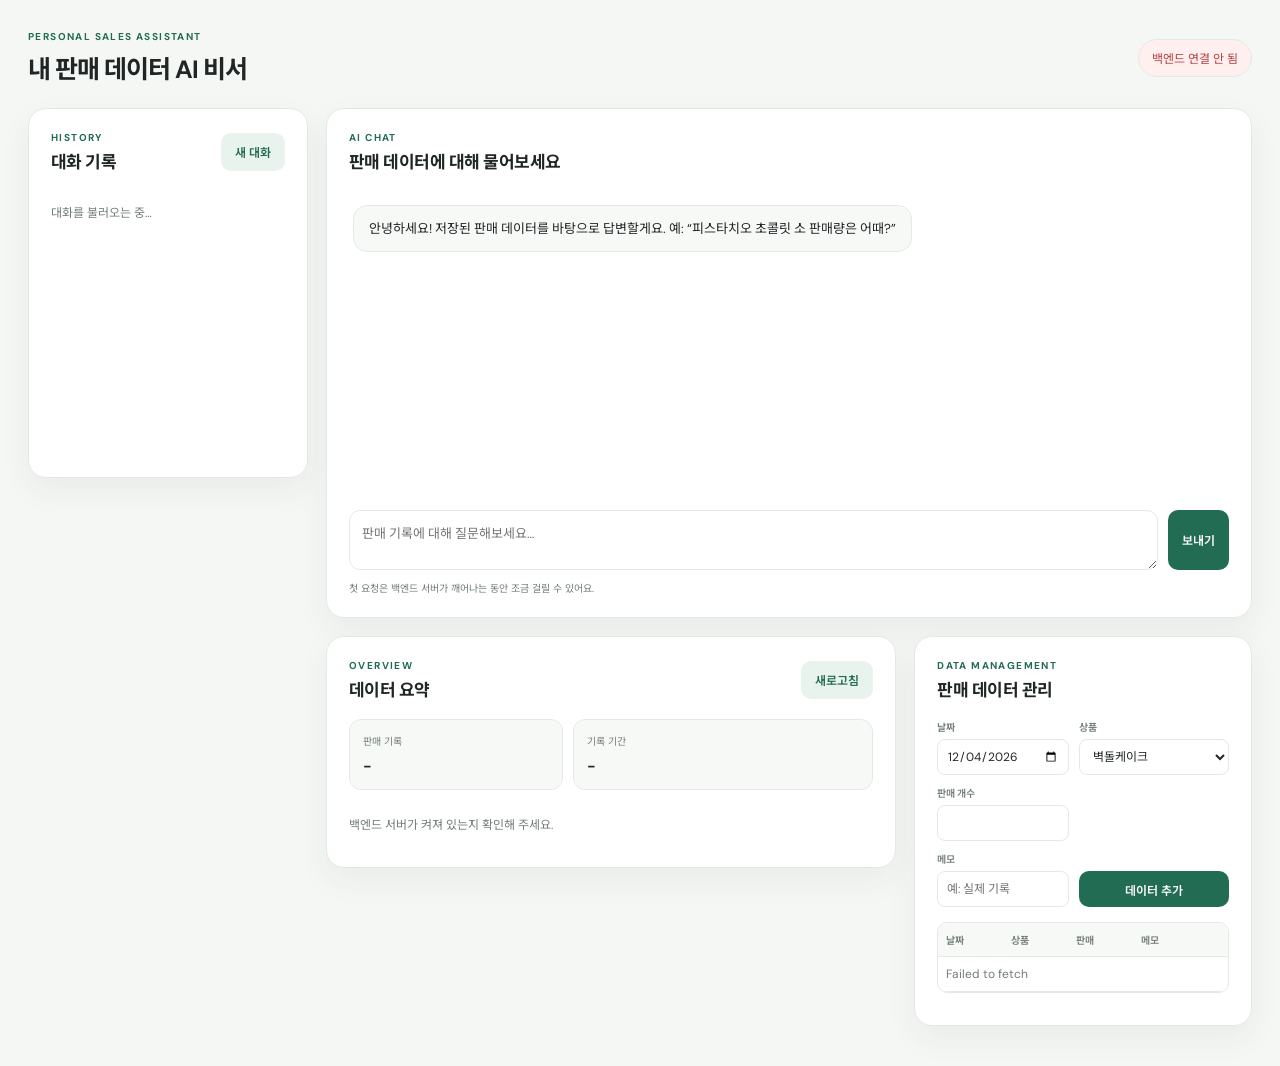
<file: frontend/index.html>
<!doctype html>
<html lang="ko">
<head>
  <meta charset="utf-8">
  <meta name="viewport" content="width=device-width, initial-scale=1">
  <title>판매 데이터 AI 비서</title>
  <style>
@import url('https://fonts.googleapis.com/css2?family=DM+Sans:wght@400;500;600;700&family=Noto+Sans+KR:wght@400;500;600;700&display=swap');
:root{--ink:#202526;--muted:#727c7b;--line:#e5e9e6;--paper:#f5f7f4;--white:#fff;--green:#226c53;--green-dark:#19533f;--mint:#e9f3ed;--soft:#f7f9f7;--red:#b64242;--shadow:0 12px 32px rgba(26,44,35,.06)}
*{box-sizing:border-box}body{margin:0;background:var(--paper);color:var(--ink);font-family:'DM Sans','Noto Sans KR',sans-serif}.topbar{max-width:1400px;margin:auto;padding:30px 28px 22px;display:flex;align-items:center;justify-content:space-between}.eyebrow{margin:0 0 6px;color:var(--green);font-size:10px;font-weight:700;letter-spacing:.14em}.topbar h1{font-size:25px;margin:0;letter-spacing:-.04em}.status{font-size:12px;color:var(--muted);background:var(--white);border:1px solid var(--line);border-radius:999px;padding:9px 13px}.status.online{color:var(--green);background:var(--mint)}.status.offline{color:var(--red);background:#fff0ef}.layout{max-width:1400px;margin:0 auto;padding:0 28px 40px;display:grid;grid-template-columns:280px minmax(380px,1.35fr) minmax(290px,.8fr);gap:18px;align-items:start}.panel{background:var(--white);border:1px solid var(--line);border-radius:18px;padding:22px;box-shadow:var(--shadow)}.history-panel{grid-column:1;grid-row:1 / span 2;min-height:370px}.chat-panel{grid-column:2 / 4;grid-row:1;min-height:510px;display:flex;flex-direction:column}.summary-panel{grid-column:2;grid-row:2}.data-panel{grid-column:3;grid-row:2}.section-heading{display:flex;justify-content:space-between;align-items:center;gap:12px;margin-bottom:18px}.section-heading h2{margin:0;font-size:17px;letter-spacing:-.03em}.section-heading .eyebrow{margin-bottom:4px}.button{border:0;border-radius:10px;padding:10px 14px;font:600 12px 'DM Sans','Noto Sans KR',sans-serif;cursor:pointer;transition:.15s}.button:hover{transform:translateY(-1px)}.button:disabled{opacity:.55;cursor:wait;transform:none}.primary{background:var(--green);color:white}.primary:hover{background:var(--green-dark)}.secondary{background:var(--mint);color:var(--green)}.conversation-list{display:flex;flex-direction:column;gap:8px}.conversation-item{border:1px solid var(--line);border-radius:11px;background:var(--soft);padding:11px 12px;text-align:left;cursor:pointer;color:var(--ink);width:100%}.conversation-item:hover{border-color:#a9c8b8;background:var(--mint)}.conversation-item strong{display:block;font-size:12px;line-height:1.45;white-space:nowrap;overflow:hidden;text-overflow:ellipsis}.conversation-item span{font-size:10px;color:var(--muted);display:block;margin-top:5px}.chat-messages{flex:1;min-height:300px;max-height:440px;overflow:auto;padding:14px 4px;display:flex;flex-direction:column;gap:12px}.bubble{max-width:85%;padding:12px 15px;border-radius:14px;font-size:13px;line-height:1.65;white-space:pre-wrap;overflow-wrap:anywhere}.bubble.assistant{align-self:flex-start;background:var(--soft);border:1px solid var(--line)}.bubble.user{align-self:flex-end;background:var(--green);color:#fff}.chat-form{display:flex;gap:10px;align-items:stretch}.chat-form textarea{resize:vertical;flex:1;min-height:48px;max-height:130px;border:1px solid var(--line);border-radius:11px;padding:12px;font:13px 'DM Sans','Noto Sans KR',sans-serif;outline:none}.chat-form textarea:focus,input:focus,select:focus{border-color:#73a88e;box-shadow:0 0 0 3px rgba(34,108,83,.09);outline:none}.hint{font-size:10px;color:var(--muted);margin:10px 0 0}.summary-cards{display:grid;grid-template-columns:1fr 1.4fr;gap:10px;margin-bottom:13px}.stat{background:var(--soft);border:1px solid var(--line);border-radius:12px;padding:13px}.stat span{display:block;font-size:10px;color:var(--muted);margin-bottom:7px}.stat strong{font-size:15px;letter-spacing:-.03em}.item-summary{display:grid;grid-template-columns:1fr 1fr;gap:8px}.item-card{border:1px solid var(--line);border-radius:11px;padding:10px}.item-card strong{font-size:11px;display:block;margin-bottom:5px}.item-card span{font-size:10px;color:var(--muted);line-height:1.5}.data-form{display:grid;grid-template-columns:1fr 1.3fr;gap:10px;margin-bottom:15px}.data-form label{font-size:10px;font-weight:600;color:var(--muted);display:flex;flex-direction:column;gap:5px}.data-form input,.data-form select{width:100%;height:36px;padding:7px 9px;border:1px solid var(--line);border-radius:8px;background:#fff;color:var(--ink);font:12px 'DM Sans','Noto Sans KR',sans-serif}.memo-field{grid-column:1 / 2}.data-form button{align-self:end;height:36px}.table-wrap{max-height:370px;overflow:auto;border:1px solid var(--line);border-radius:10px}table{border-collapse:collapse;width:100%;font-size:10px}th,td{text-align:left;padding:9px 8px;border-bottom:1px solid var(--line);vertical-align:top}th{position:sticky;top:0;background:var(--soft);color:var(--muted);font-weight:600;z-index:1}td:nth-child(2){min-width:120px}td:nth-child(4){color:var(--muted);min-width:95px}.delete-btn{background:#fff0ef;color:var(--red);border:0;border-radius:7px;padding:5px 7px;cursor:pointer;font-size:10px}.muted{color:var(--muted);font-size:12px}.toast{position:fixed;bottom:20px;left:50%;transform:translate(-50%,20px);opacity:0;pointer-events:none;background:#202526;color:#fff;border-radius:10px;padding:11px 15px;font-size:12px;transition:.2s;z-index:10}.toast.show{opacity:1;transform:translate(-50%,0)}.sr-only{position:absolute;width:1px;height:1px;padding:0;margin:-1px;overflow:hidden;clip:rect(0,0,0,0);white-space:nowrap;border:0}
@media(max-width:1050px){.layout{grid-template-columns:250px 1fr}.history-panel{grid-column:1;grid-row:1 / span 2}.chat-panel{grid-column:2;grid-row:1}.summary-panel{grid-column:1;grid-row:3}.data-panel{grid-column:2;grid-row:2 / span 2}}
@media(max-width:700px){.topbar{padding:22px 16px 16px;align-items:flex-start;gap:12px}.topbar h1{font-size:20px}.status{font-size:10px;padding:8px}.layout{display:flex;flex-direction:column;padding:0 14px 24px}.panel{width:100%;padding:17px;border-radius:15px}.history-panel{order:3;min-height:auto}.chat-panel{order:1;min-height:460px}.summary-panel{order:2}.data-panel{order:4}.chat-messages{min-height:250px}.item-summary{grid-template-columns:1fr 1fr}.data-form{grid-template-columns:1fr 1fr}.data-panel .section-heading{margin-bottom:14px}}

</style>
</head>
<body>
  <header class="topbar">
    <div><p class="eyebrow">PERSONAL SALES ASSISTANT</p><h1>내 판매 데이터 AI 비서</h1></div>
    <div id="apiStatus" class="status">서버 연결 확인 중…</div>
  </header>

  <main class="layout">
    <aside class="panel history-panel">
      <div class="section-heading"><div><p class="eyebrow">HISTORY</p><h2>대화 기록</h2></div><button id="newChatBtn" class="button secondary">새 대화</button></div>
      <div id="conversationList" class="conversation-list"><p class="muted">대화를 불러오는 중…</p></div>
    </aside>

    <section class="panel chat-panel">
      <div class="section-heading"><div><p class="eyebrow">AI CHAT</p><h2>판매 데이터에 대해 물어보세요</h2></div></div>
      <div id="chatMessages" class="chat-messages" aria-live="polite">
        <div class="bubble assistant">안녕하세요! 저장된 판매 데이터를 바탕으로 답변할게요. 예: “피스타치오 초콜릿 소 판매량은 어때?”</div>
      </div>
      <form id="chatForm" class="chat-form">
        <label class="sr-only" for="chatInput">질문</label>
        <textarea id="chatInput" rows="2" maxlength="2000" placeholder="판매 기록에 대해 질문해보세요…" required></textarea>
        <button id="sendBtn" class="button primary" type="submit">보내기</button>
      </form>
      <p class="hint">첫 요청은 백엔드 서버가 깨어나는 동안 조금 걸릴 수 있어요.</p>
    </section>

    <section class="panel summary-panel">
      <div class="section-heading"><div><p class="eyebrow">OVERVIEW</p><h2>데이터 요약</h2></div><button id="refreshBtn" class="button secondary">새로고침</button></div>
      <div class="summary-cards">
        <div class="stat"><span>판매 기록</span><strong id="recordCount">-</strong></div>
        <div class="stat"><span>기록 기간</span><strong id="recordPeriod">-</strong></div>
      </div>
      <div id="itemSummary" class="item-summary"><p class="muted">요약을 불러오는 중…</p></div>
    </section>

    <section class="panel data-panel">
      <div class="section-heading"><div><p class="eyebrow">DATA MANAGEMENT</p><h2>판매 데이터 관리</h2></div></div>
      <form id="dataForm" class="data-form">
        <label>날짜<input id="dataDate" type="date" required></label>
        <label>상품<select id="dataItem" required>
          <option value="벽돌케이크">벽돌케이크</option>
          <option value="피스타치오 초콜릿 소">피스타치오 초콜릿 소</option>
          <option value="피스타치오 초콜릿 대">피스타치오 초콜릿 대</option>
          <option value="헤이즐넛 초콜릿 소">헤이즐넛 초콜릿 소</option>
          <option value="헤이즐넛 초콜릿 대">헤이즐넛 초콜릿 대</option>
          <option value="밀카 초콜릿">밀카 초콜릿</option>
        </select></label>
        <label>판매 개수<input id="dataValue" type="number" min="0" step="1" required></label>
        <label class="memo-field">메모<input id="dataMemo" type="text" maxlength="300" placeholder="예: 실제 기록"></label>
        <button class="button primary" type="submit">데이터 추가</button>
      </form>
      <div class="table-wrap"><table><thead><tr><th>날짜</th><th>상품</th><th>판매</th><th>메모</th><th></th></tr></thead><tbody id="dataRows"><tr><td colspan="5" class="muted">데이터를 불러오는 중…</td></tr></tbody></table></div>
      <p id="listNote" class="hint"></p>
    </section>
  </main>
  <div id="toast" class="toast" role="status"></div>
  <script>
const API_BASE = "http://127.0.0.1:8000";
let currentConversationId = null;
let toastTimer;

const $ = (id) => document.getElementById(id);
const escapeHtml = (value) => String(value ?? "").replace(/[&<>"']/g, (char) => ({"&":"&amp;","<":"&lt;",">":"&gt;","\"":"&quot;","'":"&#039;"}[char]));

function showToast(message) {
  const toast = $("toast");
  toast.textContent = message;
  toast.classList.add("show");
  clearTimeout(toastTimer);
  toastTimer = setTimeout(() => toast.classList.remove("show"), 2600);
}

async function api(path, options = {}) {
  const response = await fetch(`${API_BASE}${path}`, {
    ...options,
    headers: { "Content-Type": "application/json", ...(options.headers || {}) },
  });
  const text = await response.text();
  let body;
  try { body = text ? JSON.parse(text) : null; } catch { body = text; }
  if (!response.ok) throw new Error(body?.detail || `요청 실패 (${response.status})`);
  return body;
}

function addBubble(role, content) {
  const node = document.createElement("div");
  node.className = `bubble ${role}`;
  node.textContent = content;
  $("chatMessages").appendChild(node);
  $("chatMessages").scrollTop = $("chatMessages").scrollHeight;
}

function renderMessages(messages) {
  const box = $("chatMessages");
  box.replaceChildren();
  if (!messages.length) {
    addBubble("assistant", "안녕하세요! 저장된 판매 데이터를 바탕으로 답변할게요. 예: ‘피스타치오 초콜릿 소 판매량은 어때?’");
    return;
  }
  messages.forEach((message) => addBubble(message.role === "user" ? "user" : "assistant", message.content));
}

async function loadConversations() {
  const list = await api("/api/conversations");
  const box = $("conversationList");
  box.replaceChildren();
  if (!list.length) {
    box.innerHTML = '<p class="muted">저장된 대화가 아직 없습니다.</p>';
    return;
  }
  list.forEach((conversation) => {
    const button = document.createElement("button");
    button.className = "conversation-item";
    button.type = "button";
    const title = document.createElement("strong");
    title.textContent = conversation.title || "새 대화";
    const meta = document.createElement("span");
    meta.textContent = `${conversation.message_count ?? 0}개 메시지 · ${(conversation.updated_at || "").slice(0, 10)}`;
    button.append(title, meta);
    button.addEventListener("click", () => openConversation(conversation.id));
    box.appendChild(button);
  });
}

async function openConversation(id) {
  try {
    const conversation = await api(`/api/conversations/${encodeURIComponent(id)}`);
    currentConversationId = conversation.id;
    renderMessages(conversation.messages || []);
  } catch (error) {
    showToast(error.message);
  }
}

async function loadData() {
  const [summary, records] = await Promise.all([
    api("/api/data/summary"),
    api("/api/data"),
  ]);
  $("recordCount").textContent = `${summary.count ?? 0}건`;
  $("recordPeriod").textContent = summary.period || "기록 없음";

  const itemSummary = $("itemSummary");
  itemSummary.replaceChildren();
  const entries = Object.entries(summary.by_item || {});
  if (!entries.length) {
    itemSummary.innerHTML = '<p class="muted">요약할 판매 기록이 없습니다.</p>';
  } else {
    entries.forEach(([item, metrics]) => {
      const card = document.createElement("div");
      card.className = "item-card";
      card.innerHTML = `<strong>${escapeHtml(item)}</strong><span>총 ${escapeHtml(metrics.total)}개 · 평균 ${escapeHtml(metrics.average)}개<br>최고 ${escapeHtml(metrics.max)}개 · 최저 ${escapeHtml(metrics.min)}개</span>`;
      itemSummary.appendChild(card);
    });
  }

  const rows = $("dataRows");
  rows.replaceChildren();
  const sorted = [...records].sort((a, b) => (b.date || "").localeCompare(a.date || ""));
  const visible = sorted.slice(0, 30);
  if (!visible.length) {
    rows.innerHTML = '<tr><td colspan="5" class="muted">등록된 데이터가 없습니다.</td></tr>';
  } else {
    visible.forEach((record) => {
      const tr = document.createElement("tr");
      tr.innerHTML = `<td>${escapeHtml(record.date)}</td><td>${escapeHtml(record.item)}</td><td>${record.value == null ? "미상" : `${escapeHtml(record.value)}개`}</td><td>${escapeHtml(record.memo)}</td><td><button class="delete-btn" data-id="${escapeHtml(record.id)}">삭제</button></td>`;
      tr.querySelector(".delete-btn").addEventListener("click", () => deleteRecord(record.id));
      rows.appendChild(tr);
    });
  }
  $("listNote").textContent = records.length > 30 ? `최근 30건 표시 · 전체 ${records.length}건` : `전체 ${records.length}건`;
}

async function deleteRecord(id) {
  if (!confirm("이 판매 기록을 삭제할까요?")) return;
  try {
    await api(`/api/data/${encodeURIComponent(id)}`, { method: "DELETE" });
    showToast("데이터를 삭제했어요.");
    await loadData();
  } catch (error) { showToast(error.message); }
}

$("chatForm").addEventListener("submit", async (event) => {
  event.preventDefault();
  const input = $("chatInput");
  const message = input.value.trim();
  if (!message) return;
  const button = $("sendBtn");
  button.disabled = true;
  button.textContent = "답변 생성 중…";
  addBubble("user", message);
  input.value = "";
  try {
    const result = await api("/api/chat", {
      method: "POST",
      body: JSON.stringify({ message, ...(currentConversationId ? { conversation_id: currentConversationId } : {}) }),
    });
    currentConversationId = result.conversation_id;
    addBubble("assistant", result.answer);
    await loadConversations();
  } catch (error) {
    addBubble("assistant", `요청을 처리하지 못했어요: ${error.message}`);
    showToast(error.message);
  } finally {
    button.disabled = false;
    button.textContent = "보내기";
    input.focus();
  }
});

$("newChatBtn").addEventListener("click", () => {
  currentConversationId = null;
  renderMessages([]);
  $("chatInput").focus();
});

$("dataForm").addEventListener("submit", async (event) => {
  event.preventDefault();
  const record = {
    date: $("dataDate").value,
    item: $("dataItem").value,
    value: Number($("dataValue").value),
    memo: $("dataMemo").value.trim(),
  };
  try {
    await api("/api/data", { method: "POST", body: JSON.stringify(record) });
    event.target.reset();
    $("dataDate").value = new Date().toISOString().slice(0, 10);
    showToast("판매 데이터를 추가했어요.");
    await loadData();
  } catch (error) { showToast(error.message); }
});

$("refreshBtn").addEventListener("click", async () => {
  try { await loadData(); showToast("데이터를 새로고침했어요."); }
  catch (error) { showToast(error.message); }
});

async function init() {
  $("dataDate").value = new Date().toISOString().slice(0, 10);
  try {
    await api("/");
    $("apiStatus").textContent = "백엔드 연결됨";
    $("apiStatus").classList.add("online");
    await Promise.all([loadData(), loadConversations()]);
  } catch (error) {
    $("apiStatus").textContent = "백엔드 연결 안 됨";
    $("apiStatus").classList.add("offline");
    $("itemSummary").innerHTML = '<p class="muted">백엔드 서버가 켜져 있는지 확인해 주세요.</p>';
    $("dataRows").innerHTML = `<tr><td colspan="5" class="muted">${escapeHtml(error.message)}</td></tr>`;
  }
}

init();

</script>
</body>
</html>
</file>
